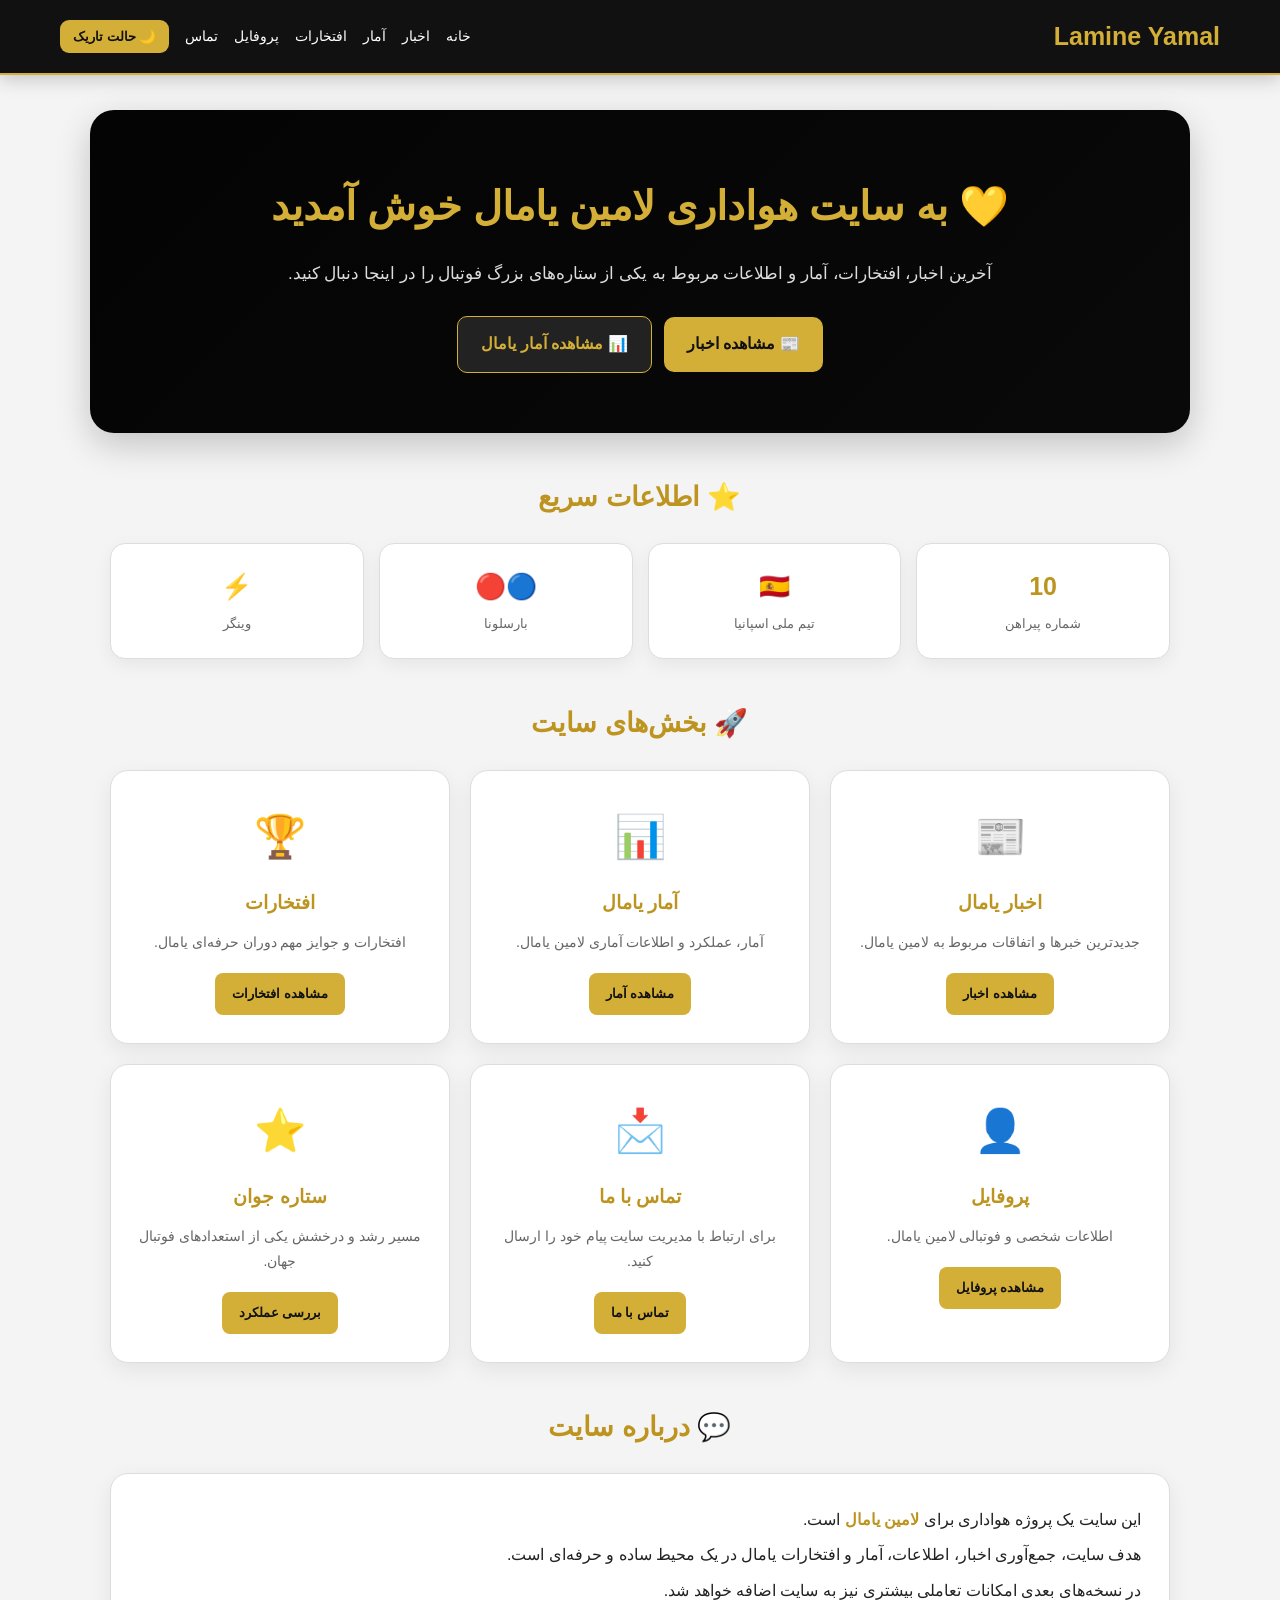
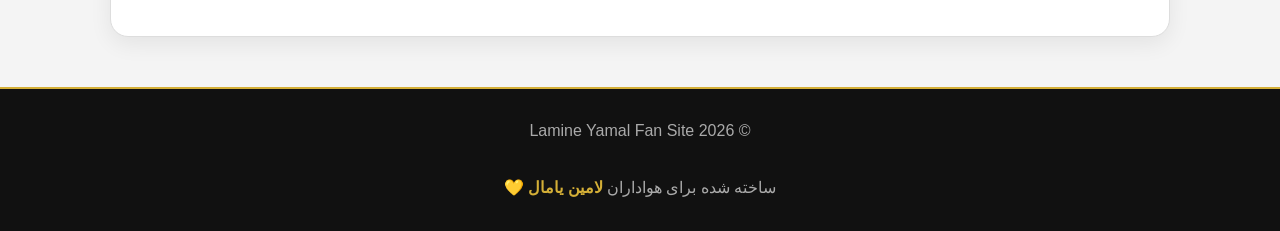
<file: index.html>
<!DOCTYPE html>
<html lang="fa" dir="rtl">
<head>
  <meta charset="UTF-8">
  <meta name="viewport" content="width=device-width, initial-scale=1.0">

  <title>Lamine Yamal | هواداران لامین یامال</title>

  <meta name="description"
        content="سایت هواداری لامین یامال؛ اخبار، افتخارات، آمار، پروفایل و ارتباط با هواداران">

  <style>
    * {
      box-sizing: border-box;
      margin: 0;
      padding: 0;
    }

    body {
      font-family: Tahoma, Arial, sans-serif;
      background: #f4f4f4;
      color: #222;
      transition: 0.3s;
      line-height: 1.8;
    }

    body.dark {
      background: #101010;
      color: #eee;
    }

    /* ================= HEADER ================= */

    header {
      position: sticky;
      top: 0;
      z-index: 1000;
      background: #111;
      border-bottom: 2px solid #d4af37;
      box-shadow: 0 4px 18px rgba(0,0,0,0.2);
    }

    .header-container {
      max-width: 1200px;
      margin: auto;
      padding: 14px 20px;
      display: flex;
      align-items: center;
      justify-content: space-between;
      gap: 20px;
    }

    .logo {
      color: #d4af37;
      text-decoration: none;
      font-size: 25px;
      font-weight: bold;
      white-space: nowrap;
    }

    nav {
      display: flex;
      align-items: center;
      justify-content: center;
      gap: 16px;
      flex-wrap: wrap;
    }

    nav a {
      color: white;
      text-decoration: none;
      font-size: 14px;
      transition: 0.3s;
    }

    nav a:hover {
      color: #d4af37;
    }

    #darkModeBtn {
      border: none;
      background: #d4af37;
      color: #111;
      padding: 9px 13px;
      border-radius: 9px;
      cursor: pointer;
      font-weight: bold;
      transition: 0.3s;
    }

    #darkModeBtn:hover {
      background: #f0d66c;
      transform: translateY(-2px);
    }

    /* ================= HERO ================= */

    .hero {
      max-width: 1100px;
      margin: 35px auto;
      padding: 60px 25px;
      text-align: center;
      color: white;
      border-radius: 24px;

      background:
        linear-gradient(
          rgba(0,0,0,0.78),
          rgba(0,0,0,0.78)
        ),
        linear-gradient(135deg, #111, #292929);

      box-shadow: 0 12px 35px rgba(0,0,0,0.2);
    }

    .hero h1 {
      color: #d4af37;
      font-size: 40px;
      margin-bottom: 15px;
    }

    .hero p {
      color: #ddd;
      font-size: 17px;
      max-width: 750px;
      margin: auto;
      line-height: 2;
    }

    .hero-buttons {
      margin-top: 25px;
      display: flex;
      justify-content: center;
      align-items: center;
      gap: 12px;
      flex-wrap: wrap;
    }

    /* ================= BUTTONS ================= */

    .main-button,
    .stats-button {
      display: inline-block;
      padding: 13px 23px;
      border-radius: 10px;
      text-decoration: none;
      font-weight: bold;
      transition: 0.3s;
    }

    .main-button {
      background: #d4af37;
      color: #111;
    }

    .stats-button {
      background: #222;
      color: #d4af37;
      border: 1px solid #d4af37;
    }

    .main-button:hover,
    .stats-button:hover {
      transform: translateY(-4px);
    }

    .main-button:hover {
      background: #f0d66c;
    }

    .stats-button:hover {
      background: #d4af37;
      color: #111;
    }

    /* ================= MAIN ================= */

    main {
      max-width: 1100px;
      margin: auto;
      padding: 0 20px 50px;
    }

    .section-title {
      text-align: center;
      color: #bd941f;
      font-size: 27px;
      margin: 40px 0 22px;
    }

    body.dark .section-title {
      color: #d4af37;
    }

    /* ================= CARDS ================= */

    .cards {
      display: grid;
      grid-template-columns: repeat(3, 1fr);
      gap: 20px;
    }

    .card {
      background: white;
      border: 1px solid #ddd;
      border-radius: 18px;
      padding: 28px 20px;
      text-align: center;
      box-shadow: 0 7px 22px rgba(0,0,0,0.07);
      transition: 0.3s;
    }

    .card:hover {
      transform: translateY(-7px);
      border-color: #d4af37;
    }

    body.dark .card {
      background: #1b1b1b;
      border-color: #444;
      box-shadow: 0 7px 22px rgba(0,0,0,0.3);
    }

    .card-icon {
      font-size: 42px;
      margin-bottom: 12px;
    }

    .card h3 {
      color: #bd941f;
      margin-bottom: 10px;
    }

    body.dark .card h3 {
      color: #d4af37;
    }

    .card p {
      color: #666;
      font-size: 14px;
      margin-bottom: 18px;
    }

    body.dark .card p {
      color: #bbb;
    }

    .card a {
      display: inline-block;
      padding: 9px 17px;
      border-radius: 8px;
      background: #d4af37;
      color: #111;
      text-decoration: none;
      font-weight: bold;
      font-size: 13px;
      transition: 0.3s;
    }

    .card a:hover {
      background: #f0d66c;
      transform: translateY(-2px);
    }

    /* ================= ABOUT ================= */

    .about {
      background: white;
      border: 1px solid #ddd;
      border-radius: 18px;
      padding: 28px;
      box-shadow: 0 7px 22px rgba(0,0,0,0.07);
      line-height: 2.2;
    }

    body.dark .about {
      background: #1b1b1b;
      border-color: #444;
    }

    .about strong {
      color: #bd941f;
    }

    body.dark .about strong {
      color: #d4af37;
    }

    /* ================= QUICK STATS ================= */

    .mini-stats {
      display: grid;
      grid-template-columns: repeat(4, 1fr);
      gap: 15px;
    }

    .mini-stat {
      background: white;
      border: 1px solid #ddd;
      border-radius: 15px;
      padding: 20px 10px;
      text-align: center;
      box-shadow: 0 6px 18px rgba(0,0,0,0.06);
    }

    body.dark .mini-stat {
      background: #1b1b1b;
      border-color: #444;
    }

    .mini-stat .number {
      display: block;
      color: #bd941f;
      font-size: 25px;
      font-weight: bold;
    }

    body.dark .mini-stat .number {
      color: #d4af37;
    }

    .mini-stat span:last-child {
      color: #666;
      font-size: 13px;
    }

    body.dark .mini-stat span:last-child {
      color: #bbb;
    }

    /* ================= FOOTER ================= */

    footer {
      background: #111;
      color: #aaa;
      text-align: center;
      padding: 28px 15px;
      border-top: 2px solid #d4af37;
    }

    footer strong {
      color: #d4af37;
    }

    /* ================= MOBILE ================= */

    @media (max-width: 850px) {

      .header-container {
        flex-direction: column;
      }

      .cards {
        grid-template-columns: repeat(2, 1fr);
      }

      .mini-stats {
        grid-template-columns: repeat(2, 1fr);
      }

      .hero h1 {
        font-size: 31px;
      }
    }

    @media (max-width: 550px) {

      .header-container {
        padding: 13px 10px;
      }

      .logo {
        font-size: 21px;
      }

      nav {
        gap: 9px;
      }

      nav a {
        font-size: 12px;
      }

      #darkModeBtn {
        font-size: 12px;
      }

      .hero {
        margin: 20px 12px;
        padding: 40px 15px;
      }

      .hero h1 {
        font-size: 27px;
      }

      .hero p {
        font-size: 14px;
      }

      main {
        padding: 0 12px 40px;
      }

      .cards {
        grid-template-columns: 1fr;
      }

      .mini-stats {
        gap: 10px;
      }

      .section-title {
        font-size: 23px;
      }

      .hero-buttons {
        flex-direction: column;
      }

      .main-button,
      .stats-button {
        width: 90%;
      }
    }
  </style>
</head>

<body>

<!-- ================= HEADER ================= -->

<header>

  <div class="header-container">

    <a href="index.html" class="logo">
      Lamine Yamal
    </a>

    <nav>

      <a href="index.html">خانه</a>

      <a href="news.html">اخبار</a>

      <a href="stats.html">آمار</a>

      <a href="honors.html">افتخارات</a>

      <a href="profile.html">پروفایل</a>

      <a href="contact.html">تماس</a>

      <button id="darkModeBtn">
        🌙 حالت تاریک
      </button>

    </nav>

  </div>

</header>


<!-- ================= HERO ================= -->

<section class="hero">

  <h1>
    💛 به سایت هواداری لامین یامال خوش آمدید
  </h1>

  <p>
    آخرین اخبار، افتخارات، آمار و اطلاعات مربوط به
    یکی از ستاره‌های بزرگ فوتبال را در اینجا دنبال کنید.
  </p>

  <div class="hero-buttons">

    <a href="news.html" class="main-button">
      📰 مشاهده اخبار
    </a>

    <a href="stats.html" class="stats-button">
      📊 مشاهده آمار یامال
    </a>

  </div>

</section>


<main>


<!-- ================= QUICK STATS ================= -->

<h2 class="section-title">
  ⭐ اطلاعات سریع
</h2>

<div class="mini-stats">

  <div class="mini-stat">
    <span class="number">10</span>
    <span>شماره پیراهن</span>
  </div>

  <div class="mini-stat">
    <span class="number">🇪🇸</span>
    <span>تیم ملی اسپانیا</span>
  </div>

  <div class="mini-stat">
    <span class="number">🔵🔴</span>
    <span>بارسلونا</span>
  </div>

  <div class="mini-stat">
    <span class="number">⚡</span>
    <span>وینگر</span>
  </div>

</div>


<!-- ================= FEATURES ================= -->

<h2 class="section-title">
  🚀 بخش‌های سایت
</h2>

<div class="cards">


  <!-- NEWS -->

  <div class="card">

    <div class="card-icon">
      📰
    </div>

    <h3>
      اخبار یامال
    </h3>

    <p>
      جدیدترین خبرها و اتفاقات مربوط به لامین یامال.
    </p>

    <a href="news.html">
      مشاهده اخبار
    </a>

  </div>


  <!-- STATS -->

  <div class="card">

    <div class="card-icon">
      📊
    </div>

    <h3>
      آمار یامال
    </h3>

    <p>
      آمار، عملکرد و اطلاعات آماری لامین یامال.
    </p>

    <a href="stats.html">
      مشاهده آمار
    </a>

  </div>


  <!-- HONORS -->

  <div class="card">

    <div class="card-icon">
      🏆
    </div>

    <h3>
      افتخارات
    </h3>

    <p>
      افتخارات و جوایز مهم دوران حرفه‌ای یامال.
    </p>

    <a href="honors.html">
      مشاهده افتخارات
    </a>

  </div>


  <!-- PROFILE -->

  <div class="card">

    <div class="card-icon">
      👤
    </div>

    <h3>
      پروفایل
    </h3>

    <p>
      اطلاعات شخصی و فوتبالی لامین یامال.
    </p>

    <a href="profile.html">
      مشاهده پروفایل
    </a>

  </div>


  <!-- CONTACT -->

  <div class="card">

    <div class="card-icon">
      📩
    </div>

    <h3>
      تماس با ما
    </h3>

    <p>
      برای ارتباط با مدیریت سایت پیام خود را ارسال کنید.
    </p>

    <a href="contact.html">
      تماس با ما
    </a>

  </div>


  <!-- STATS SPECIAL -->

  <div class="card">

    <div class="card-icon">
      ⭐
    </div>

    <h3>
      ستاره جوان
    </h3>

    <p>
      مسیر رشد و درخشش یکی از استعدادهای فوتبال جهان.
    </p>

    <a href="stats.html">
      بررسی عملکرد
    </a>

  </div>

</div>


<!-- ================= ABOUT ================= -->

<h2 class="section-title">
  💬 درباره سایت
</h2>

<div class="about">

  <p>
    این سایت یک پروژه هواداری برای
    <strong>لامین یامال</strong>
    است.
  </p>

  <p>
    هدف سایت، جمع‌آوری اخبار، اطلاعات، آمار و
    افتخارات یامال در یک محیط ساده و حرفه‌ای است.
  </p>

  <p>
    در نسخه‌های بعدی امکانات تعاملی بیشتری نیز
    به سایت اضافه خواهد شد.
  </p>

</div>

</main>


<!-- ================= FOOTER ================= -->

<footer>

  © 2026 Lamine Yamal Fan Site

  <br><br>

  ساخته شده برای هواداران
  <strong>لامین یامال</strong>
  💛

</footer>


<!-- ================= DARK MODE ================= -->

<script>

  const darkModeBtn =
    document.getElementById("darkModeBtn");


  function updateDarkButton() {

    if (
      document.body.classList.contains("dark")
    ) {

      darkModeBtn.textContent =
        "☀️ حالت روشن";

    } else {

      darkModeBtn.textContent =
        "🌙 حالت تاریک";

    }

  }


  darkModeBtn.addEventListener(
    "click",
    function() {

      document.body.classList.toggle("dark");


      if (
        document.body.classList.contains("dark")
      ) {

        localStorage.setItem(
          "yamalDarkMode",
          "on"
        );

      } else {

        localStorage.setItem(
          "yamalDarkMode",
          "off"
        );

      }


      updateDarkButton();

    }
  );


  if (
    localStorage.getItem("yamalDarkMode")
    === "on"
  ) {

    document.body.classList.add("dark");

  }


  updateDarkButton();

</script>

</body>
</html>
</file>
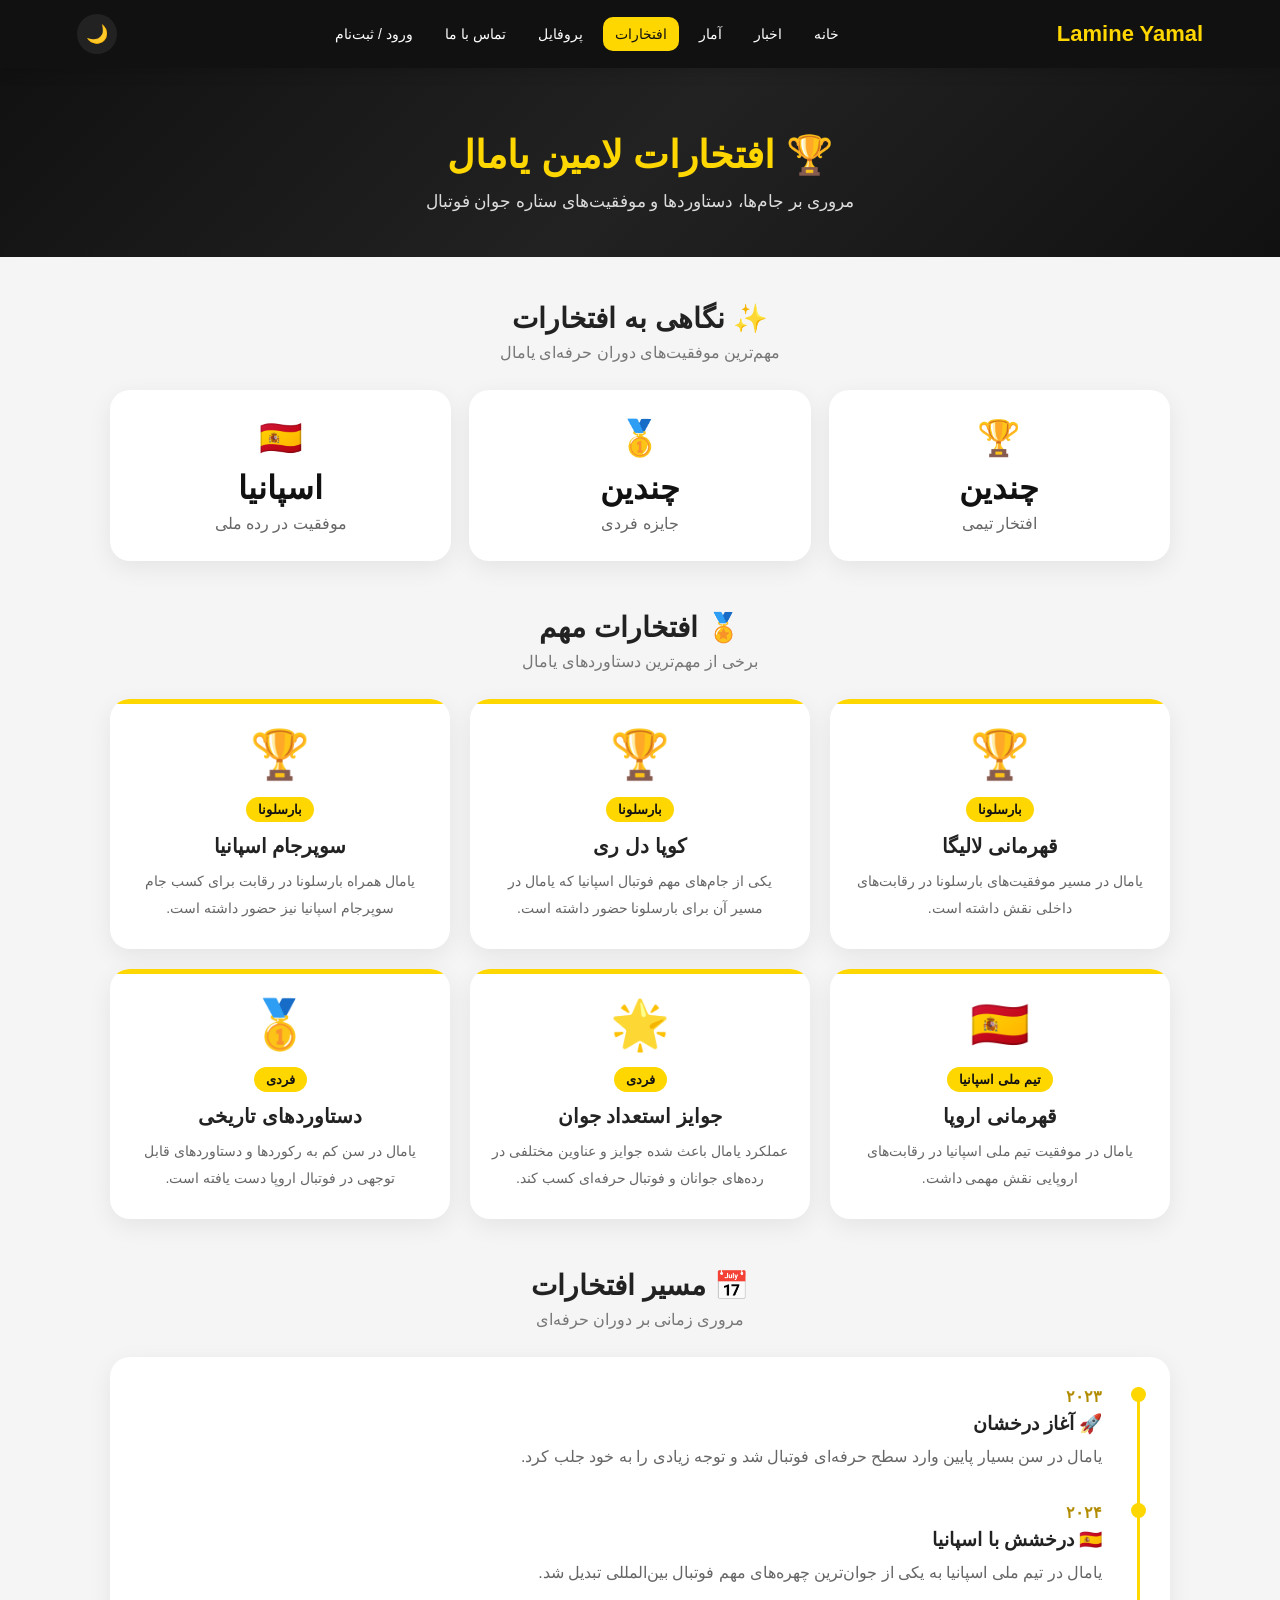
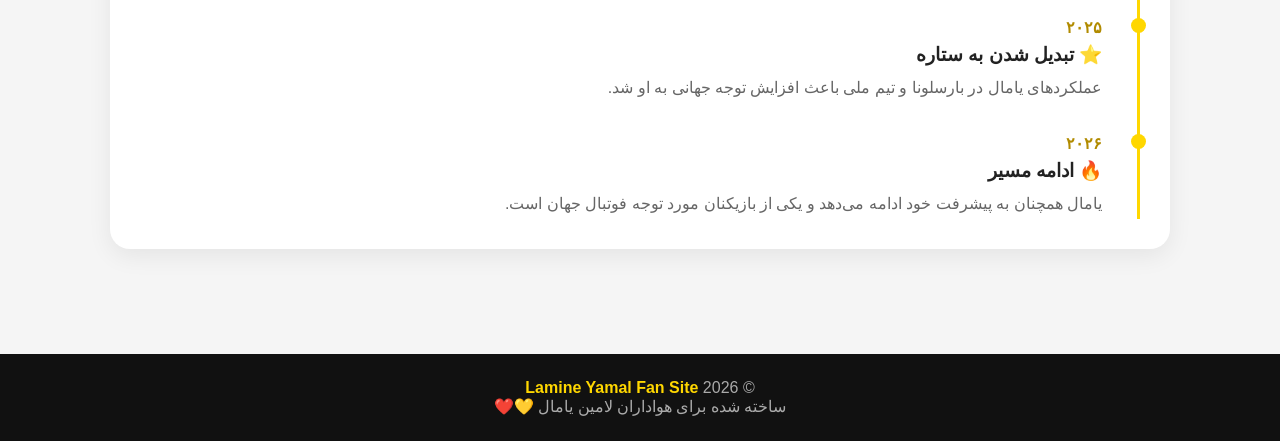
<file: honors.html>
<!DOCTYPE html>
<html lang="fa" dir="rtl">
<head>
  <meta charset="UTF-8">
  <meta name="viewport" content="width=device-width, initial-scale=1.0">

  <title>افتخارات لامین یامال | هواداران یامال</title>
  <meta name="description" content="افتخارات و دستاوردهای لامین یامال در فوتبال">

  <style>
    * {
      box-sizing: border-box;
      margin: 0;
      padding: 0;
    }

    body {
      font-family: Tahoma, Arial, sans-serif;
      background: #f5f5f5;
      color: #222;
      transition: .3s;
    }

    /* HEADER */
    header {
      position: sticky;
      top: 0;
      z-index: 1000;
      background: #111;
      padding: 14px 6%;
      display: flex;
      align-items: center;
      justify-content: space-between;
      gap: 20px;
      box-shadow: 0 3px 15px rgba(0,0,0,.15);
    }

    .logo {
      color: #ffd700;
      font-size: 22px;
      font-weight: bold;
      white-space: nowrap;
    }

    nav {
      display: flex;
      align-items: center;
      gap: 8px;
    }

    nav a {
      color: white;
      text-decoration: none;
      padding: 9px 12px;
      border-radius: 10px;
      font-size: 14px;
      transition: .3s;
    }

    nav a:hover,
    nav a.active {
      background: #ffd700;
      color: #111;
    }

    .header-buttons {
      display: flex;
      gap: 8px;
    }

    .dark-btn,
    .menu-btn {
      border: none;
      background: #222;
      color: white;
      width: 40px;
      height: 40px;
      border-radius: 50%;
      cursor: pointer;
      font-size: 18px;
    }

    .menu-btn {
      display: none;
    }

    /* HERO */
    .hero {
      text-align: center;
      padding: 65px 20px 45px;
      background: linear-gradient(135deg, #111, #222, #111);
      color: white;
    }

    .hero h1 {
      color: #ffd700;
      font-size: 38px;
      margin-bottom: 14px;
    }

    .hero p {
      color: #ddd;
      font-size: 17px;
    }

    /* MAIN */
    main {
      max-width: 1100px;
      margin: auto;
      padding: 45px 20px 60px;
    }

    .section-title {
      text-align: center;
      margin-bottom: 28px;
    }

    .section-title h2 {
      font-size: 28px;
      margin-bottom: 8px;
    }

    .section-title p {
      color: #777;
    }

    /* SUMMARY */
    .summary {
      display: grid;
      grid-template-columns: repeat(3, 1fr);
      gap: 18px;
      margin-bottom: 50px;
    }

    .summary-card {
      background: white;
      border-radius: 20px;
      padding: 28px 18px;
      text-align: center;
      box-shadow: 0 7px 25px rgba(0,0,0,.07);
      transition: .3s;
    }

    .summary-card:hover {
      transform: translateY(-5px);
    }

    .summary-icon {
      font-size: 35px;
      margin-bottom: 10px;
    }

    .summary-number {
      font-size: 32px;
      font-weight: bold;
      color: #111;
      margin-bottom: 7px;
    }

    .summary-text {
      color: #666;
    }

    /* HONORS GRID */
    .honors-grid {
      display: grid;
      grid-template-columns: repeat(3, 1fr);
      gap: 20px;
      margin-bottom: 50px;
    }

    .honor-card {
      position: relative;
      background: white;
      border-radius: 20px;
      padding: 28px 22px;
      text-align: center;
      box-shadow: 0 7px 25px rgba(0,0,0,.07);
      overflow: hidden;
      transition: .3s;
    }

    .honor-card::before {
      content: "";
      position: absolute;
      top: 0;
      right: 0;
      left: 0;
      height: 5px;
      background: #ffd700;
    }

    .honor-card:hover {
      transform: translateY(-6px);
    }

    .trophy {
      font-size: 48px;
      margin-bottom: 14px;
    }

    .honor-card h3 {
      font-size: 20px;
      margin-bottom: 10px;
    }

    .honor-card .year {
      display: inline-block;
      background: #ffd700;
      color: #111;
      padding: 5px 12px;
      border-radius: 20px;
      font-size: 13px;
      font-weight: bold;
      margin-bottom: 12px;
    }

    .honor-card p {
      color: #666;
      line-height: 1.9;
      font-size: 14px;
    }

    /* TIMELINE */
    .timeline {
      background: white;
      border-radius: 20px;
      padding: 30px;
      box-shadow: 0 7px 25px rgba(0,0,0,.07);
      margin-bottom: 45px;
    }

    .timeline-item {
      position: relative;
      padding: 0 35px 30px 0;
      border-right: 3px solid #ffd700;
    }

    .timeline-item:last-child {
      padding-bottom: 0;
    }

    .timeline-item::before {
      content: "";
      position: absolute;
      right: -9px;
      top: 0;
      width: 15px;
      height: 15px;
      background: #ffd700;
      border-radius: 50%;
    }

    .timeline-year {
      font-weight: bold;
      color: #b18b00;
      margin-bottom: 7px;
    }

    .timeline-item h3 {
      margin-bottom: 7px;
    }

    .timeline-item p {
      color: #666;
      line-height: 1.9;
    }

    /* FOOTER */
    footer {
      background: #111;
      color: #aaa;
      text-align: center;
      padding: 25px 15px;
    }

    footer strong {
      color: #ffd700;
    }

    /* DARK MODE */
    body.dark {
      background: #0d0d0d;
      color: #eee;
    }

    body.dark .summary-card,
    body.dark .honor-card,
    body.dark .timeline {
      background: #181818;
      color: #eee;
    }

    body.dark .summary-number {
      color: #ffd700;
    }

    body.dark .summary-text,
    body.dark .honor-card p,
    body.dark .timeline-item p,
    body.dark .section-title p {
      color: #aaa;
    }

    body.dark .timeline-year {
      color: #ffd700;
    }

    /* MOBILE */
    @media (max-width: 850px) {

      header {
        padding: 12px 18px;
      }

      .menu-btn {
        display: block;
      }

      nav {
        display: none;
        position: absolute;
        top: 68px;
        right: 15px;
        left: 15px;
        background: #111;
        padding: 12px;
        border-radius: 15px;
        flex-direction: column;
      }

      nav.show {
        display: flex;
      }

      nav a {
        width: 100%;
        text-align: center;
      }

      .hero h1 {
        font-size: 30px;
      }

      .summary {
        grid-template-columns: 1fr;
      }

      .honors-grid {
        grid-template-columns: 1fr 1fr;
      }
    }

    @media (max-width: 550px) {

      .honors-grid {
        grid-template-columns: 1fr;
      }

      .hero {
        padding: 45px 18px 35px;
      }

      .hero p {
        font-size: 15px;
      }

      .timeline {
        padding: 22px;
      }
    }
  </style>
</head>

<body>

<header>

  <div class="logo">Lamine Yamal</div>

  <nav id="nav">
    <a href="index.html">خانه</a>
    <a href="news.html">اخبار</a>
    <a href="stats.html">آمار</a>
    <a href="honors.html" class="active">افتخارات</a>
    <a href="profile.html">پروفایل</a>
    <a href="contact.html">تماس با ما</a>
    <a href="login.html">ورود / ثبت‌نام</a>
  </nav>

  <div class="header-buttons">
    <button class="dark-btn" id="darkBtn" onclick="toggleDark()">🌙</button>
    <button class="menu-btn" onclick="toggleMenu()">☰</button>
  </div>

</header>

<section class="hero">
  <h1>🏆 افتخارات لامین یامال</h1>
  <p>مروری بر جام‌ها، دستاوردها و موفقیت‌های ستاره جوان فوتبال</p>
</section>

<main>

  <div class="section-title">
    <h2>✨ نگاهی به افتخارات</h2>
    <p>مهم‌ترین موفقیت‌های دوران حرفه‌ای یامال</p>
  </div>

  <section class="summary">

    <div class="summary-card">
      <div class="summary-icon">🏆</div>
      <div class="summary-number">چندین</div>
      <div class="summary-text">افتخار تیمی</div>
    </div>

    <div class="summary-card">
      <div class="summary-icon">🥇</div>
      <div class="summary-number">چندین</div>
      <div class="summary-text">جایزه فردی</div>
    </div>

    <div class="summary-card">
      <div class="summary-icon">🇪🇸</div>
      <div class="summary-number">اسپانیا</div>
      <div class="summary-text">موفقیت در رده ملی</div>
    </div>

  </section>

  <div class="section-title">
    <h2>🏅 افتخارات مهم</h2>
    <p>برخی از مهم‌ترین دستاوردهای یامال</p>
  </div>

  <section class="honors-grid">

    <div class="honor-card">
      <div class="trophy">🏆</div>
      <span class="year">بارسلونا</span>
      <h3>قهرمانی لالیگا</h3>
      <p>
        یامال در مسیر موفقیت‌های بارسلونا در رقابت‌های داخلی نقش داشته است.
      </p>
    </div>

    <div class="honor-card">
      <div class="trophy">🏆</div>
      <span class="year">بارسلونا</span>
      <h3>کوپا دل ری</h3>
      <p>
        یکی از جام‌های مهم فوتبال اسپانیا که یامال در مسیر آن برای بارسلونا حضور داشته است.
      </p>
    </div>

    <div class="honor-card">
      <div class="trophy">🏆</div>
      <span class="year">بارسلونا</span>
      <h3>سوپرجام اسپانیا</h3>
      <p>
        یامال همراه بارسلونا در رقابت برای کسب جام سوپرجام اسپانیا نیز حضور داشته است.
      </p>
    </div>

    <div class="honor-card">
      <div class="trophy">🇪🇸</div>
      <span class="year">تیم ملی اسپانیا</span>
      <h3>قهرمانی اروپا</h3>
      <p>
        یامال در موفقیت تیم ملی اسپانیا در رقابت‌های اروپایی نقش مهمی داشت.
      </p>
    </div>

    <div class="honor-card">
      <div class="trophy">🌟</div>
      <span class="year">فردی</span>
      <h3>جوایز استعداد جوان</h3>
      <p>
        عملکرد یامال باعث شده جوایز و عناوین مختلفی در رده‌های جوانان و فوتبال حرفه‌ای کسب کند.
      </p>
    </div>

    <div class="honor-card">
      <div class="trophy">🥇</div>
      <span class="year">فردی</span>
      <h3>دستاوردهای تاریخی</h3>
      <p>
        یامال در سن کم به رکوردها و دستاوردهای قابل توجهی در فوتبال اروپا دست یافته است.
      </p>
    </div>

  </section>

  <div class="section-title">
    <h2>📅 مسیر افتخارات</h2>
    <p>مروری زمانی بر دوران حرفه‌ای</p>
  </div>

  <section class="timeline">

    <div class="timeline-item">
      <div class="timeline-year">۲۰۲۳</div>
      <h3>🚀 آغاز درخشان</h3>
      <p>
        یامال در سن بسیار پایین وارد سطح حرفه‌ای فوتبال شد و توجه زیادی را به خود جلب کرد.
      </p>
    </div>

    <div class="timeline-item">
      <div class="timeline-year">۲۰۲۴</div>
      <h3>🇪🇸 درخشش با اسپانیا</h3>
      <p>
        یامال در تیم ملی اسپانیا به یکی از جوان‌ترین چهره‌های مهم فوتبال بین‌المللی تبدیل شد.
      </p>
    </div>

    <div class="timeline-item">
      <div class="timeline-year">۲۰۲۵</div>
      <h3>⭐ تبدیل شدن به ستاره</h3>
      <p>
        عملکردهای یامال در بارسلونا و تیم ملی باعث افزایش توجه جهانی به او شد.
      </p>
    </div>

    <div class="timeline-item">
      <div class="timeline-year">۲۰۲۶</div>
      <h3>🔥 ادامه مسیر</h3>
      <p>
        یامال همچنان به پیشرفت خود ادامه می‌دهد و یکی از بازیکنان مورد توجه فوتبال جهان است.
      </p>
    </div>

  </section>

</main>

<footer>

  <p>
    © 2026 <strong>Lamine Yamal Fan Site</strong>
  </p>

  <p>
    ساخته شده برای هواداران لامین یامال 💛❤️
  </p>

</footer>

<script>

function toggleDark() {

  document.body.classList.toggle("dark");

  const dark =
    document.body.classList.contains("dark");

  localStorage.setItem(
    "yamalDarkMode",
    dark
  );

  document.getElementById("darkBtn").textContent =
    dark ? "☀️" : "🌙";
}

function loadDarkMode() {

  const dark =
    localStorage.getItem("yamalDarkMode") === "true";

  if (dark) {
    document.body.classList.add("dark");
    document.getElementById("darkBtn").textContent = "☀️";
  }
}

function toggleMenu() {

  document
    .getElementById("nav")
    .classList.toggle("show");

}

loadDarkMode();

</script>

</body>
</html>
</file>
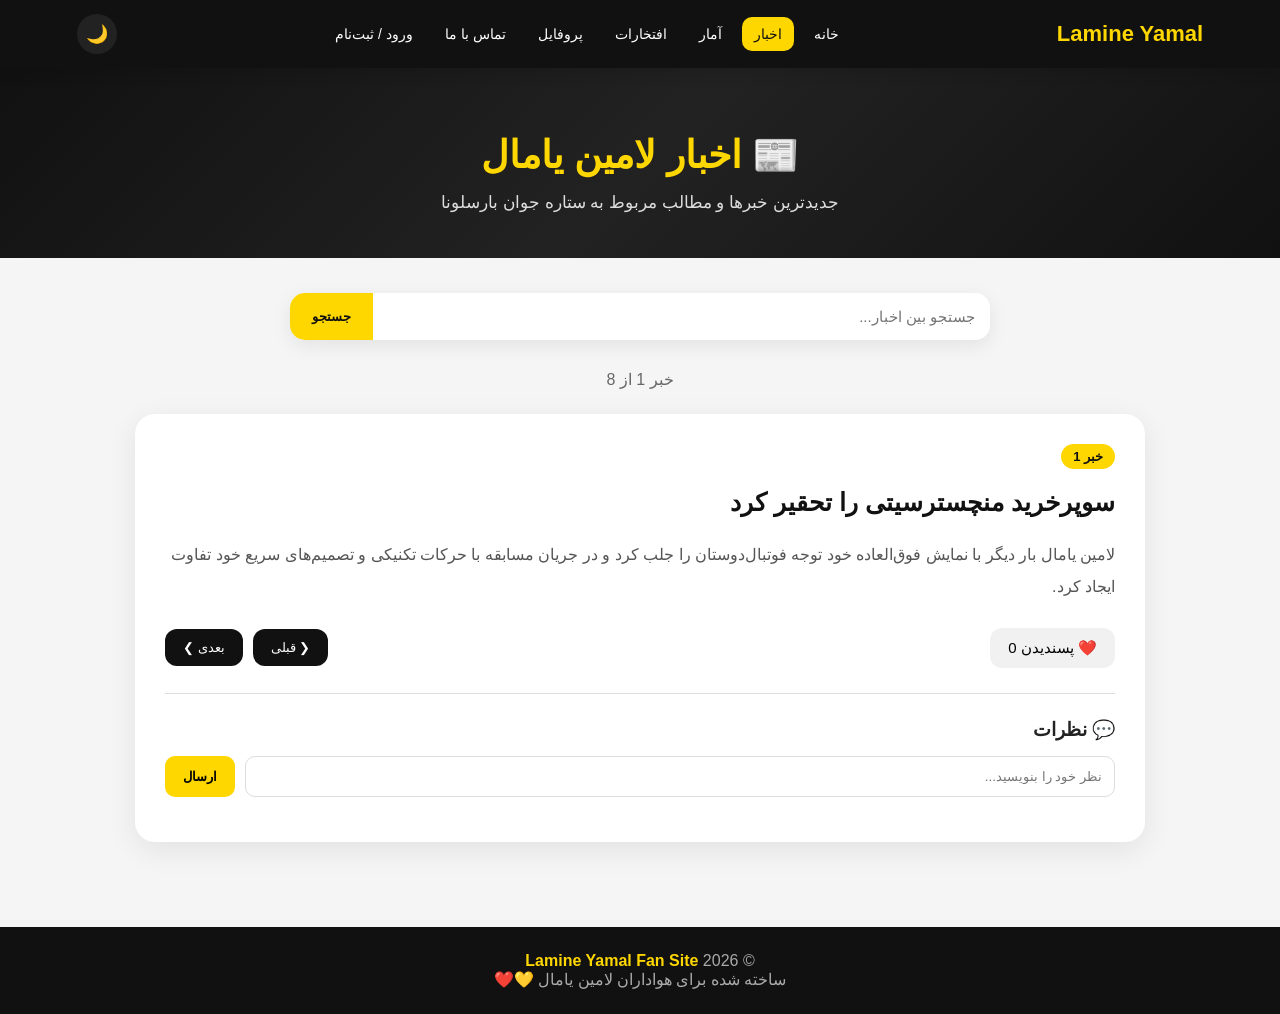
<file: news.html>
<!DOCTYPE html>
<html lang="fa" dir="rtl">
<head>
  <meta charset="UTF-8">
  <meta name="viewport" content="width=device-width, initial-scale=1.0">

  <title>اخبار لامین یامال | هواداران یامال</title>
  <meta name="description" content="آخرین اخبار و مطالب مربوط به لامین یامال">

  <style>
    * {
      box-sizing: border-box;
      margin: 0;
      padding: 0;
    }

    body {
      font-family: Tahoma, Arial, sans-serif;
      background: #f5f5f5;
      color: #222;
      transition: 0.3s;
    }

    /* HEADER */
    header {
      position: sticky;
      top: 0;
      z-index: 1000;
      background: #111;
      color: white;
      padding: 14px 6%;
      display: flex;
      align-items: center;
      justify-content: space-between;
      gap: 20px;
      box-shadow: 0 3px 15px rgba(0,0,0,0.15);
    }

    .logo {
      color: #ffd700;
      font-size: 22px;
      font-weight: bold;
      white-space: nowrap;
    }

    nav {
      display: flex;
      align-items: center;
      gap: 8px;
    }

    nav a {
      color: white;
      text-decoration: none;
      padding: 9px 12px;
      border-radius: 10px;
      transition: 0.3s;
      font-size: 14px;
    }

    nav a:hover,
    nav a.active {
      background: #ffd700;
      color: #111;
    }

    .header-buttons {
      display: flex;
      align-items: center;
      gap: 8px;
    }

    .dark-btn,
    .menu-btn {
      border: none;
      background: #222;
      color: white;
      width: 40px;
      height: 40px;
      border-radius: 50%;
      cursor: pointer;
      font-size: 18px;
    }

    .menu-btn {
      display: none;
    }

    /* HERO */
    .hero {
      padding: 65px 20px 45px;
      text-align: center;
      background: linear-gradient(135deg, #111, #222, #111);
      color: white;
    }

    .hero h1 {
      font-size: 38px;
      color: #ffd700;
      margin-bottom: 15px;
    }

    .hero p {
      color: #ddd;
      font-size: 17px;
    }

    /* MAIN */
    main {
      max-width: 1050px;
      margin: auto;
      padding: 35px 20px 60px;
    }

    /* SEARCH */
    .search-box {
      display: flex;
      max-width: 700px;
      margin: 0 auto 30px;
      background: white;
      border-radius: 15px;
      overflow: hidden;
      box-shadow: 0 5px 20px rgba(0,0,0,0.08);
    }

    .search-box input {
      flex: 1;
      border: none;
      outline: none;
      padding: 15px;
      font-size: 15px;
      direction: rtl;
    }

    .search-box button {
      border: none;
      background: #ffd700;
      color: #111;
      padding: 0 22px;
      cursor: pointer;
      font-weight: bold;
    }

    /* NEWS COUNTER */
    .news-info {
      text-align: center;
      margin-bottom: 25px;
      color: #666;
    }

    /* NEWS CARD */
    .news-card {
      background: white;
      border-radius: 20px;
      padding: 30px;
      box-shadow: 0 8px 30px rgba(0,0,0,0.08);
      margin-bottom: 25px;
      animation: fadeIn 0.35s ease;
    }

    @keyframes fadeIn {
      from {
        opacity: 0;
        transform: translateY(10px);
      }
      to {
        opacity: 1;
        transform: translateY(0);
      }
    }

    .news-card h2 {
      color: #111;
      font-size: 25px;
      margin-bottom: 15px;
      line-height: 1.7;
    }

    .news-card p {
      color: #555;
      line-height: 2;
      font-size: 16px;
    }

    .news-number {
      display: inline-block;
      background: #ffd700;
      color: #111;
      padding: 5px 12px;
      border-radius: 20px;
      font-size: 13px;
      font-weight: bold;
      margin-bottom: 12px;
    }

    /* ACTIONS */
    .actions {
      display: flex;
      justify-content: space-between;
      align-items: center;
      gap: 15px;
      margin-top: 25px;
      flex-wrap: wrap;
    }

    .like-btn {
      border: none;
      background: #f1f1f1;
      padding: 11px 18px;
      border-radius: 12px;
      cursor: pointer;
      font-size: 15px;
    }

    .like-btn.liked {
      background: #ffd700;
    }

    .navigation {
      display: flex;
      gap: 10px;
    }

    .navigation button {
      border: none;
      background: #111;
      color: white;
      padding: 11px 18px;
      border-radius: 12px;
      cursor: pointer;
    }

    .navigation button:hover {
      background: #333;
    }

    /* COMMENTS */
    .comments {
      margin-top: 25px;
      padding-top: 25px;
      border-top: 1px solid #ddd;
    }

    .comments h3 {
      margin-bottom: 15px;
    }

    .comment-form {
      display: flex;
      gap: 10px;
    }

    .comment-form input {
      flex: 1;
      padding: 12px;
      border: 1px solid #ddd;
      border-radius: 10px;
      outline: none;
    }

    .comment-form button {
      border: none;
      background: #ffd700;
      padding: 0 18px;
      border-radius: 10px;
      cursor: pointer;
      font-weight: bold;
    }

    .comment-list {
      margin-top: 15px;
    }

    .comment {
      background: #f5f5f5;
      padding: 10px 14px;
      border-radius: 10px;
      margin-top: 8px;
    }

    /* NO RESULT */
    .no-result {
      display: none;
      text-align: center;
      background: white;
      padding: 35px;
      border-radius: 20px;
      color: #666;
    }

    /* FOOTER */
    footer {
      background: #111;
      color: #aaa;
      text-align: center;
      padding: 25px 15px;
    }

    footer strong {
      color: #ffd700;
    }

    /* DARK MODE */
    body.dark {
      background: #0d0d0d;
      color: #eee;
    }

    body.dark .search-box,
    body.dark .news-card,
    body.dark .no-result {
      background: #181818;
      color: #eee;
    }

    body.dark .news-card h2 {
      color: #ffd700;
    }

    body.dark .news-card p {
      color: #ccc;
    }

    body.dark .news-info {
      color: #aaa;
    }

    body.dark .comments {
      border-color: #333;
    }

    body.dark .comment {
      background: #252525;
    }

    body.dark .comment-form input {
      background: #222;
      color: white;
      border-color: #444;
    }

    body.dark .like-btn {
      background: #292929;
      color: white;
    }

    body.dark .like-btn.liked {
      background: #ffd700;
      color: #111;
    }

    /* MOBILE */
    @media (max-width: 800px) {

      header {
        padding: 12px 18px;
      }

      .menu-btn {
        display: block;
      }

      nav {
        display: none;
        position: absolute;
        top: 68px;
        right: 15px;
        left: 15px;
        background: #111;
        padding: 12px;
        border-radius: 15px;
        flex-direction: column;
      }

      nav.show {
        display: flex;
      }

      nav a {
        width: 100%;
        text-align: center;
      }

      .hero {
        padding: 45px 18px 35px;
      }

      .hero h1 {
        font-size: 29px;
      }

      .hero p {
        font-size: 15px;
      }

      .news-card {
        padding: 20px;
      }

      .news-card h2 {
        font-size: 21px;
      }

      .news-card p {
        font-size: 15px;
      }

      .actions {
        flex-direction: column;
        align-items: stretch;
      }

      .navigation {
        width: 100%;
      }

      .navigation button {
        flex: 1;
      }

      .comment-form {
        flex-direction: column;
      }

      .comment-form button {
        padding: 12px;
      }
    }
  </style>
</head>

<body>

<header>
  <div class="logo">Lamine Yamal</div>

  <nav id="nav">
    <a href="index.html">خانه</a>
    <a href="news.html" class="active">اخبار</a>
    <a href="stats.html">آمار</a>
    <a href="honors.html">افتخارات</a>
    <a href="profile.html">پروفایل</a>
    <a href="contact.html">تماس با ما</a>
    <a href="login.html">ورود / ثبت‌نام</a>
  </nav>

  <div class="header-buttons">
    <button class="dark-btn" onclick="toggleDark()" id="darkBtn">🌙</button>
    <button class="menu-btn" onclick="toggleMenu()">☰</button>
  </div>
</header>

<section class="hero">
  <h1>📰 اخبار لامین یامال</h1>
  <p>جدیدترین خبرها و مطالب مربوط به ستاره جوان بارسلونا</p>
</section>

<main>

  <div class="search-box">
    <input
      type="text"
      id="searchInput"
      placeholder="جستجو بین اخبار..."
      oninput="searchNews()"
    >
    <button onclick="searchNews()">جستجو</button>
  </div>

  <div class="news-info" id="newsInfo">
    خبر ۱ از ۸
  </div>

  <article class="news-card" id="newsCard">

    <span class="news-number" id="newsNumber">
      خبر ۱
    </span>

    <h2 id="newsTitle"></h2>

    <p id="newsText"></p>

    <div class="actions">

      <button class="like-btn" id="likeBtn" onclick="toggleLike()">
        ❤️ پسندیدن <span id="likeCount">0</span>
      </button>

      <div class="navigation">
        <button onclick="previousNews()">❮ قبلی</button>
        <button onclick="nextNews()">بعدی ❯</button>
      </div>

    </div>

    <div class="comments">

      <h3>💬 نظرات</h3>

      <div class="comment-form">
        <input
          type="text"
          id="commentInput"
          placeholder="نظر خود را بنویسید..."
        >
        <button onclick="addComment()">ارسال</button>
      </div>

      <div class="comment-list" id="commentList"></div>

    </div>

  </article>

  <div class="no-result" id="noResult">
    🔎 خبری با این عبارت پیدا نشد.
  </div>

</main>

<footer>
  <p>© 2026 <strong>Lamine Yamal Fan Site</strong></p>
  <p>ساخته شده برای هواداران لامین یامال 💛❤️</p>
</footer>

<script>

const news = [

  {
    title: "سوپرخرید منچسترسیتی را تحقیر کرد",
    text: "لامین یامال بار دیگر با نمایش فوق‌العاده خود توجه فوتبال‌دوستان را جلب کرد و در جریان مسابقه با حرکات تکنیکی و تصمیم‌های سریع خود تفاوت ایجاد کرد."
  },

  {
    title: "پیام جالب یامال: عاشقم باشید یا متنفر، مهم نیست",
    text: "لامین یامال درباره فشار رسانه‌ای و واکنش هواداران صحبت کرد و تأکید داشت که تمرکز اصلی او روی فوتبال و پیشرفت خودش است."
  },

  {
    title: "آقای خاص نامش عوض شد: لامین یامال",
    text: "عملکردهای درخشان یامال باعث شده توجه بسیاری از چهره‌های بزرگ فوتبال به او جلب شود. استعداد و اعتمادبه‌نفس او در سن پایین یکی از موضوعات مورد بحث فوتبال اروپا است."
  },

  {
    title: "انگلیس ۲-۳ اسپانیا: ریمونتادای قهرمان جهان در ومبلی",
    text: "اسپانیا در یک مسابقه جذاب توانست نتیجه را تغییر دهد و در ومبلی به پیروزی برسد. لامین یامال نیز یکی از بازیکنان مهم تیم اسپانیا بود."
  },

  {
    title: "یامال: ومبلی خیلی ورزشگاه سختی است",
    text: "یامال پس از مسابقه درباره فضای ومبلی و سختی بازی صحبت کرد و از عملکرد تیم ملی اسپانیا ابراز رضایت کرد."
  },

  {
    title: "یامال فاش کرد: پس از قهرمانی به مسی چه گفتم",
    text: "لامین یامال درباره ارتباط خود با لیونل مسی و خاطراتی که از دوران حضور در کنار او دارد صحبت کرد و از تأثیر مسی بر نسل جدید فوتبال گفت."
  },

  {
    title: "مربی ۶۵ ساله بیست کیلو جلو بازو می‌زند!",
    text: "یکی از مطالب جالب دنیای فوتبال درباره تمرینات و آمادگی جسمانی مربیان و بازیکنان منتشر شد و واکنش‌های زیادی در میان هواداران ایجاد کرد."
  },

  {
    title: "فقط دو دقیقه! یامال نگذاشت ومبلی نفس بکشد",
    text: "یامال در مدت کوتاهی توانست با حرکات تکنیکی و سرعت بالای خود خط دفاعی حریف را تحت فشار قرار دهد و بار دیگر استعداد خود را نشان دهد."
  }

];

let currentNews = 0;

let likes =
  JSON.parse(localStorage.getItem("yamalLikes")) || {};

let comments =
  JSON.parse(localStorage.getItem("yamalComments")) || {};

function showNews(index) {

  currentNews = (index + news.length) % news.length;

  const item = news[currentNews];

  document.getElementById("newsNumber").textContent =
    `خبر ${currentNews + 1}`;

  document.getElementById("newsTitle").textContent =
    item.title;

  document.getElementById("newsText").textContent =
    item.text;

  document.getElementById("newsInfo").textContent =
    `خبر ${currentNews + 1} از ${news.length}`;

  updateLike();

  showComments();

  document.getElementById("searchInput").value = "";

  window.scrollTo({
    top: 0,
    behavior: "smooth"
  });
}

function nextNews() {
  showNews(currentNews + 1);
}

function previousNews() {
  showNews(currentNews - 1);
}

function toggleLike() {

  likes[currentNews] =
    likes[currentNews] ? likes[currentNews] + 1 : 1;

  localStorage.setItem(
    "yamalLikes",
    JSON.stringify(likes)
  );

  updateLike();
}

function updateLike() {

  const count = likes[currentNews] || 0;

  document.getElementById("likeCount").textContent = count;

  const btn = document.getElementById("likeBtn");

  if (count > 0) {
    btn.classList.add("liked");
  } else {
    btn.classList.remove("liked");
  }
}

function addComment() {

  const input =
    document.getElementById("commentInput");

  const text = input.value.trim();

  if (!text) return;

  if (!comments[currentNews]) {
    comments[currentNews] = [];
  }

  comments[currentNews].push(text);

  localStorage.setItem(
    "yamalComments",
    JSON.stringify(comments)
  );

  input.value = "";

  showComments();
}

function escapeHTML(text) {

  const div = document.createElement("div");

  div.textContent = text;

  return div.innerHTML;
}

function showComments() {

  const list =
    document.getElementById("commentList");

  list.innerHTML = "";

  const currentComments =
    comments[currentNews] || [];

  currentComments.forEach(comment => {

    const div =
      document.createElement("div");

    div.className = "comment";

    div.innerHTML =
      escapeHTML(comment);

    list.appendChild(div);

  });
}

function searchNews() {

  const query =
    document
      .getElementById("searchInput")
      .value
      .trim()
      .toLowerCase();

  const card =
    document.getElementById("newsCard");

  const noResult =
    document.getElementById("noResult");

  if (!query) {

    card.style.display = "block";

    noResult.style.display = "none";

    return;
  }

  const index =
    news.findIndex(item =>
      item.title.toLowerCase().includes(query) ||
      item.text.toLowerCase().includes(query)
    );

  if (index !== -1) {

    currentNews = index;

    const item = news[index];

    document.getElementById("newsNumber").textContent =
      `خبر ${index + 1}`;

    document.getElementById("newsTitle").textContent =
      item.title;

    document.getElementById("newsText").textContent =
      item.text;

    document.getElementById("newsInfo").textContent =
      `خبر ${index + 1} از ${news.length}`;

    updateLike();
    showComments();

    card.style.display = "block";
    noResult.style.display = "none";

  } else {

    card.style.display = "none";
    noResult.style.display = "block";

  }
}

/* DARK MODE */

function toggleDark() {

  document.body.classList.toggle("dark");

  const dark =
    document.body.classList.contains("dark");

  localStorage.setItem(
    "yamalDarkMode",
    dark
  );

  document.getElementById("darkBtn").textContent =
    dark ? "☀️" : "🌙";
}

function loadDarkMode() {

  const dark =
    localStorage.getItem("yamalDarkMode") === "true";

  if (dark) {

    document.body.classList.add("dark");

    document.getElementById("darkBtn").textContent =
      "☀️";
  }
}

/* MOBILE MENU */

function toggleMenu() {

  document
    .getElementById("nav")
    .classList.toggle("show");

}

/* SWIPE ON MOBILE */

let touchStartX = 0;

let touchEndX = 0;

document
  .getElementById("newsCard")
  .addEventListener("touchstart", e => {

    touchStartX = e.changedTouches[0].screenX;

  });

document
  .getElementById("newsCard")
  .addEventListener("touchend", e => {

    touchEndX = e.changedTouches[0].screenX;

    const difference =
      touchEndX - touchStartX;

    if (Math.abs(difference) > 60) {

      if (difference > 0) {
        nextNews();
      } else {
        previousNews();
      }

    }

  });

/* START */

loadDarkMode();

showNews(0);

</script>

</body>
</html>
</file>
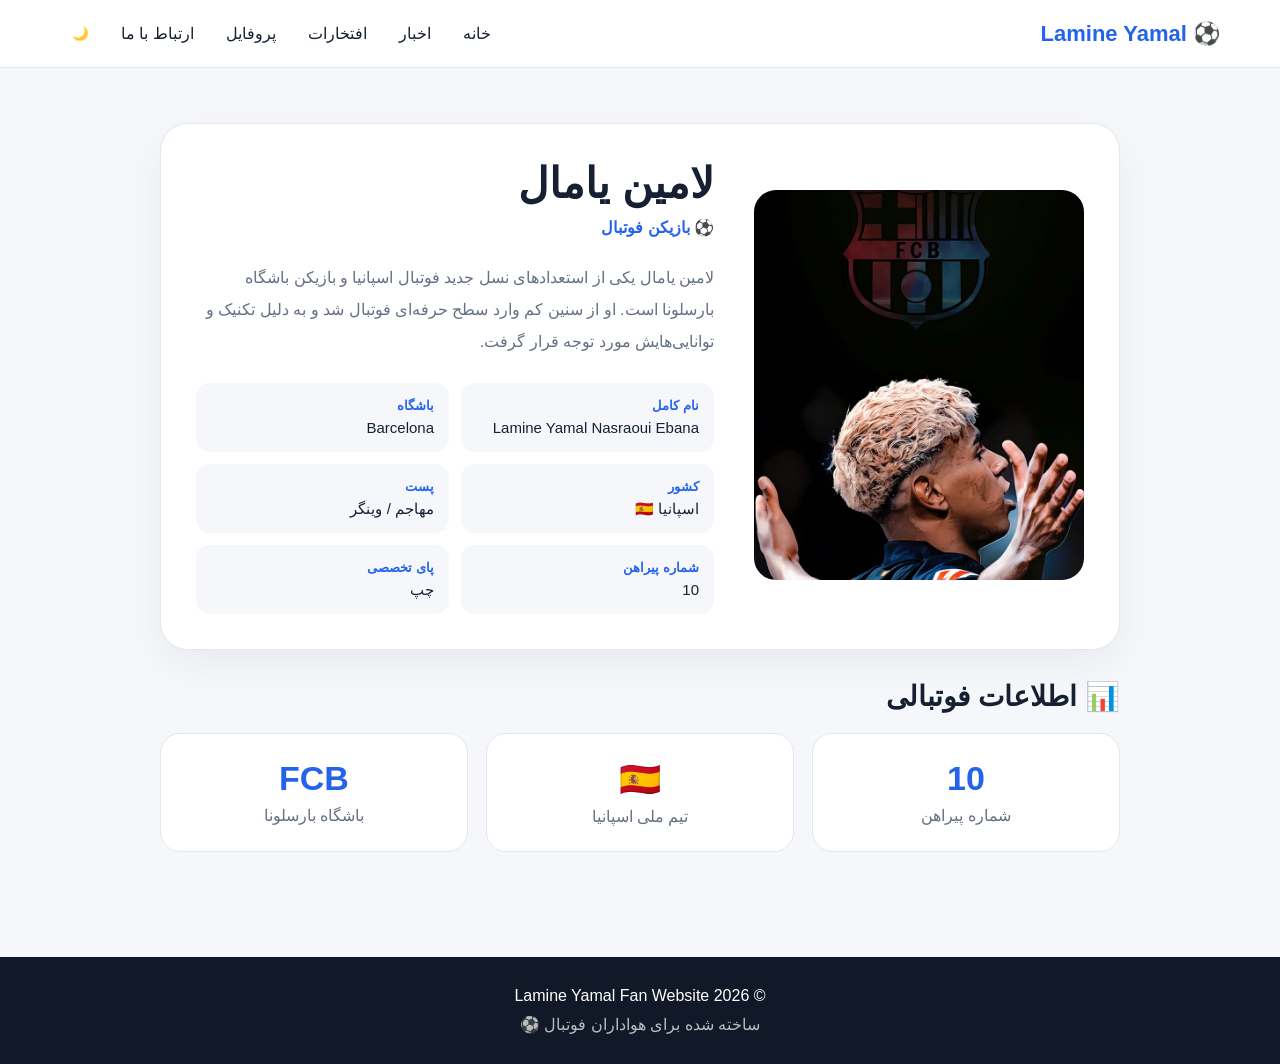
<file: profile.html>
<!DOCTYPE html>
<html lang="fa" dir="rtl">
<head>
  <meta charset="UTF-8">
  <meta name="viewport" content="width=device-width, initial-scale=1.0">

  <title>پروفایل لامین یامال</title>

  <style>
    * {
      box-sizing: border-box;
      margin: 0;
      padding: 0;
    }

    body {
      font-family: Tahoma, Arial, sans-serif;
      background: #f5f7fb;
      color: #172033;
      transition: .3s;
    }

    body.dark {
      background: #101522;
      color: #f4f7ff;
    }

    header {
      position: sticky;
      top: 0;
      z-index: 100;
      background: rgba(255,255,255,.95);
      backdrop-filter: blur(10px);
      border-bottom: 1px solid #e5e7eb;
    }

    body.dark header {
      background: rgba(16,21,34,.95);
      border-color: #293247;
    }

    nav {
      max-width: 1200px;
      margin: auto;
      padding: 15px 20px;
      display: flex;
      align-items: center;
      justify-content: space-between;
    }

    .logo {
      color: #2563eb;
      text-decoration: none;
      font-size: 22px;
      font-weight: bold;
    }

    .nav-links {
      display: flex;
      align-items: center;
      gap: 8px;
    }

    .nav-links a,
    .nav-links button {
      border: none;
      background: transparent;
      color: inherit;
      text-decoration: none;
      padding: 9px 12px;
      border-radius: 10px;
      cursor: pointer;
      font-family: inherit;
    }

    .nav-links a:hover,
    .nav-links button:hover {
      background: #eaf0ff;
      color: #2563eb;
    }

    body.dark .nav-links a:hover,
    body.dark .nav-links button:hover {
      background: #202a3d;
    }

    .mobile-menu {
      display: none;
      border: none;
      background: #eaf0ff;
      padding: 9px 12px;
      border-radius: 10px;
      font-size: 20px;
      cursor: pointer;
    }

    body.dark .mobile-menu {
      background: #202a3d;
      color: white;
    }

    .container {
      max-width: 1000px;
      margin: auto;
      padding: 55px 20px;
    }

    .profile-card {
      background: white;
      border: 1px solid #e5e7eb;
      border-radius: 28px;
      padding: 35px;
      display: grid;
      grid-template-columns: 330px 1fr;
      gap: 40px;
      align-items: center;
      box-shadow: 0 15px 40px rgba(0,0,0,.05);
    }

    body.dark .profile-card {
      background: #171e2d;
      border-color: #293247;
    }

    .profile-image {
      width: 100%;
      height: 390px;
      object-fit: cover;
      border-radius: 22px;
    }

    .profile-info h1 {
      font-size: 42px;
      margin-bottom: 10px;
    }

    .profile-info .subtitle {
      color: #2563eb;
      font-weight: bold;
      margin-bottom: 25px;
    }

    .bio {
      line-height: 2;
      color: #667085;
      margin-bottom: 25px;
    }

    body.dark .bio {
      color: #bac4d5;
    }

    .info-list {
      display: grid;
      grid-template-columns: 1fr 1fr;
      gap: 12px;
    }

    .info {
      background: #f5f7fb;
      border-radius: 14px;
      padding: 15px;
    }

    body.dark .info {
      background: #20283a;
    }

    .info strong {
      display: block;
      color: #2563eb;
      margin-bottom: 6px;
      font-size: 13px;
    }

    .info span {
      font-size: 15px;
    }

    .section {
      margin-top: 30px;
    }

    .section h2 {
      margin-bottom: 20px;
      font-size: 28px;
    }

    .stats {
      display: grid;
      grid-template-columns: repeat(3, 1fr);
      gap: 18px;
    }

    .stat {
      background: white;
      border: 1px solid #e5e7eb;
      border-radius: 20px;
      padding: 25px;
      text-align: center;
    }

    body.dark .stat {
      background: #171e2d;
      border-color: #293247;
    }

    .stat-number {
      font-size: 34px;
      font-weight: bold;
      color: #2563eb;
      margin-bottom: 8px;
    }

    .stat-label {
      color: #667085;
    }

    body.dark .stat-label {
      color: #bac4d5;
    }

    footer {
      margin-top: 50px;
      background: #111827;
      color: white;
      text-align: center;
      padding: 30px;
    }

    @media (max-width: 800px) {

      .nav-links {
        display: none;
        position: absolute;
        top: 70px;
        right: 15px;
        left: 15px;
        background: white;
        padding: 15px;
        border-radius: 15px;
        box-shadow: 0 10px 30px rgba(0,0,0,.12);
        flex-direction: column;
      }

      body.dark .nav-links {
        background: #171e2d;
      }

      .nav-links.open {
        display: flex;
      }

      .mobile-menu {
        display: block;
      }

      .profile-card {
        grid-template-columns: 1fr;
      }

      .profile-image {
        height: 420px;
      }

      .info-list {
        grid-template-columns: 1fr;
      }

      .stats {
        grid-template-columns: 1fr;
      }
    }
  </style>
</head>

<body>

<header>

  <nav>

    <a href="index.html" class="logo">
      ⚽ Lamine Yamal
    </a>

    <button
      class="mobile-menu"
      onclick="toggleMenu()"
    >
      ☰
    </button>

    <div class="nav-links" id="navLinks">

      <a href="index.html">خانه</a>

      <a href="news.html">اخبار</a>

      <a href="honors.html">افتخارات</a>

      <a href="profile.html">پروفایل</a>

      <a href="contact.html">ارتباط با ما</a>

      <button
        onclick="toggleDarkMode()"
        id="darkButton"
      >
        🌙
      </button>

    </div>

  </nav>

</header>


<main class="container">

  <section class="profile-card">

    <div>

      <img
        src="yamal.jpg"
        alt="Lamine Yamal"
        class="profile-image"
      >

    </div>


    <div class="profile-info">

      <h1>لامین یامال</h1>

      <div class="subtitle">
        ⚽ بازیکن فوتبال
      </div>

      <p class="bio">
        لامین یامال یکی از استعدادهای نسل جدید فوتبال
        اسپانیا و بازیکن باشگاه بارسلونا است.
        او از سنین کم وارد سطح حرفه‌ای فوتبال شد و
        به دلیل تکنیک و توانایی‌هایش مورد توجه قرار گرفت.
      </p>


      <div class="info-list">

        <div class="info">
          <strong>نام کامل</strong>
          <span>Lamine Yamal Nasraoui Ebana</span>
        </div>

        <div class="info">
          <strong>باشگاه</strong>
          <span>Barcelona</span>
        </div>

        <div class="info">
          <strong>کشور</strong>
          <span>اسپانیا 🇪🇸</span>
        </div>

        <div class="info">
          <strong>پست</strong>
          <span>مهاجم / وینگر</span>
        </div>

        <div class="info">
          <strong>شماره پیراهن</strong>
          <span>10</span>
        </div>

        <div class="info">
          <strong>پای تخصصی</strong>
          <span>چپ</span>
        </div>

      </div>

    </div>

  </section>


  <section class="section">

    <h2>📊 اطلاعات فوتبالی</h2>

    <div class="stats">

      <div class="stat">

        <div class="stat-number">10</div>

        <div class="stat-label">
          شماره پیراهن
        </div>

      </div>


      <div class="stat">

        <div class="stat-number">🇪🇸</div>

        <div class="stat-label">
          تیم ملی اسپانیا
        </div>

      </div>


      <div class="stat">

        <div class="stat-number">FCB</div>

        <div class="stat-label">
          باشگاه بارسلونا
        </div>

      </div>

    </div>

  </section>

</main>


<footer>

  <p>
    © 2026 Lamine Yamal Fan Website
  </p>

  <p style="margin-top:10px; opacity:.7;">
    ساخته شده برای هواداران فوتبال ⚽
  </p>

</footer>


<script>

function toggleDarkMode() {

  document.body.classList.toggle("dark");

  const dark =
    document.body.classList.contains("dark");

  localStorage.setItem(
    "yamalDarkMode",
    dark ? "true" : "false"
  );

  document.getElementById("darkButton").textContent =
    dark ? "☀️" : "🌙";
}


function loadDarkMode() {

  const dark =
    localStorage.getItem("yamalDarkMode") === "true";

  if (dark) {

    document.body.classList.add("dark");

    document.getElementById("darkButton").textContent =
      "☀️";
  }
}


function toggleMenu() {

  document
    .getElementById("navLinks")
    .classList.toggle("open");
}


loadDarkMode();

</script>

</body>
</html>
</file>
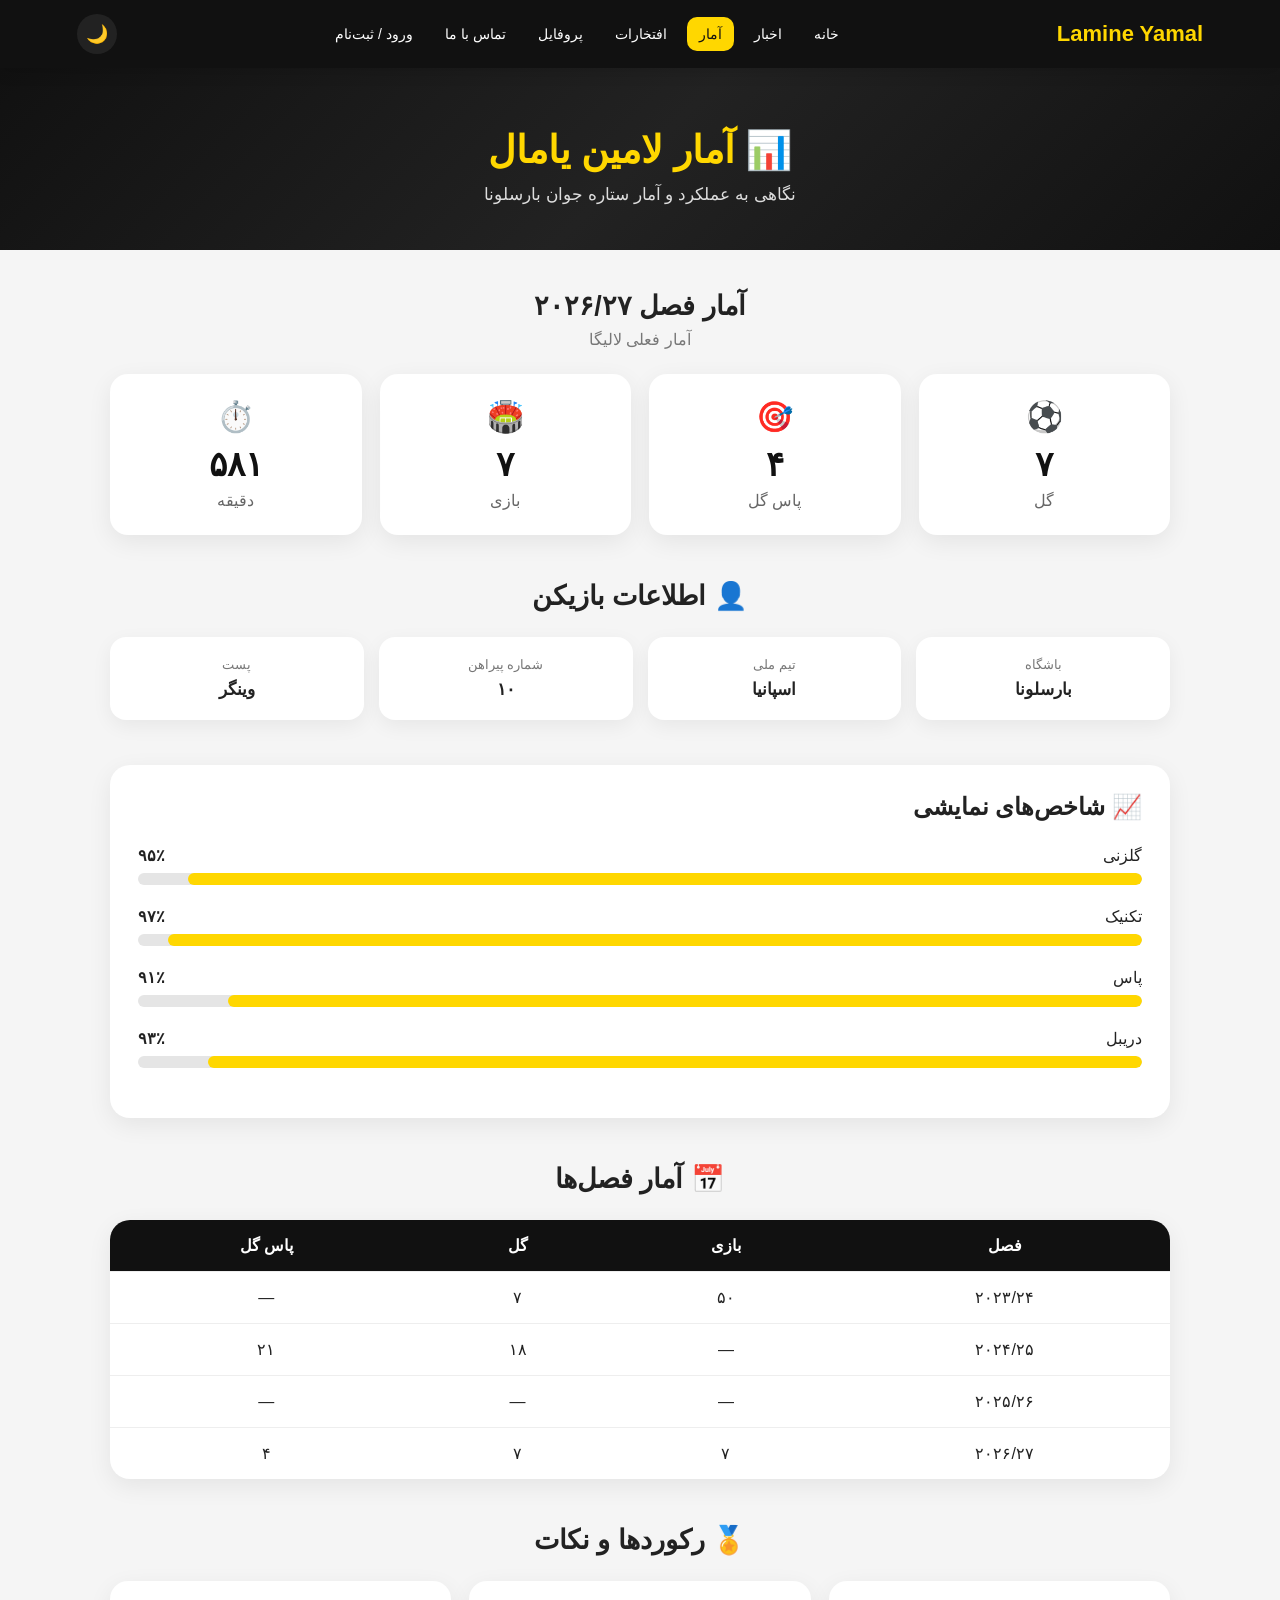
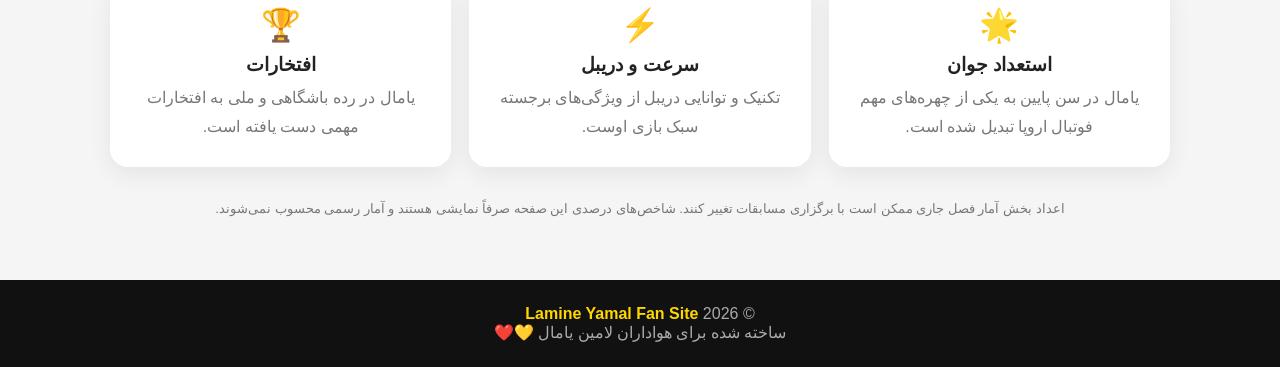
<file: stats.html>
<!DOCTYPE html>
<html lang="fa" dir="rtl">
<head>
  <meta charset="UTF-8">
  <meta name="viewport" content="width=device-width, initial-scale=1.0">

  <title>آمار لامین یامال | هواداران یامال</title>
  <meta name="description" content="آمار و اطلاعات عملکرد لامین یامال">

  <style>
    * {
      box-sizing: border-box;
      margin: 0;
      padding: 0;
    }

    body {
      font-family: Tahoma, Arial, sans-serif;
      background: #f5f5f5;
      color: #222;
      transition: 0.3s;
    }

    header {
      position: sticky;
      top: 0;
      z-index: 1000;
      background: #111;
      color: white;
      padding: 14px 6%;
      display: flex;
      align-items: center;
      justify-content: space-between;
      gap: 20px;
      box-shadow: 0 3px 15px rgba(0,0,0,.15);
    }

    .logo {
      color: #ffd700;
      font-size: 22px;
      font-weight: bold;
      white-space: nowrap;
    }

    nav {
      display: flex;
      gap: 8px;
      align-items: center;
    }

    nav a {
      color: white;
      text-decoration: none;
      padding: 9px 12px;
      border-radius: 10px;
      font-size: 14px;
      transition: .3s;
    }

    nav a:hover,
    nav a.active {
      background: #ffd700;
      color: #111;
    }

    .header-buttons {
      display: flex;
      gap: 8px;
    }

    .dark-btn,
    .menu-btn {
      border: none;
      background: #222;
      color: white;
      width: 40px;
      height: 40px;
      border-radius: 50%;
      cursor: pointer;
      font-size: 18px;
    }

    .menu-btn {
      display: none;
    }

    .hero {
      text-align: center;
      padding: 60px 20px 45px;
      background: linear-gradient(135deg, #111, #222, #111);
      color: white;
    }

    .hero h1 {
      color: #ffd700;
      font-size: 38px;
      margin-bottom: 12px;
    }

    .hero p {
      color: #ddd;
      font-size: 17px;
    }

    main {
      max-width: 1100px;
      margin: auto;
      padding: 40px 20px 60px;
    }

    .section-title {
      text-align: center;
      margin-bottom: 25px;
    }

    .section-title h2 {
      font-size: 27px;
      margin-bottom: 8px;
    }

    .section-title p {
      color: #777;
    }

    .stats-grid {
      display: grid;
      grid-template-columns: repeat(4, 1fr);
      gap: 18px;
      margin-bottom: 45px;
    }

    .stat-card {
      background: white;
      border-radius: 18px;
      padding: 25px 15px;
      text-align: center;
      box-shadow: 0 7px 25px rgba(0,0,0,.07);
      transition: .3s;
    }

    .stat-card:hover {
      transform: translateY(-5px);
    }

    .stat-icon {
      font-size: 30px;
      margin-bottom: 10px;
    }

    .stat-number {
      font-size: 34px;
      font-weight: bold;
      color: #111;
      margin-bottom: 7px;
    }

    .stat-name {
      color: #666;
    }

    .info-grid {
      display: grid;
      grid-template-columns: repeat(4, 1fr);
      gap: 15px;
      margin-bottom: 45px;
    }

    .info-card {
      background: white;
      padding: 20px;
      border-radius: 16px;
      text-align: center;
      box-shadow: 0 6px 20px rgba(0,0,0,.06);
    }

    .info-card span {
      display: block;
      color: #777;
      font-size: 13px;
      margin-bottom: 7px;
    }

    .info-card strong {
      font-size: 17px;
    }

    .performance {
      background: white;
      border-radius: 20px;
      padding: 28px;
      box-shadow: 0 7px 25px rgba(0,0,0,.07);
      margin-bottom: 45px;
    }

    .performance h2 {
      margin-bottom: 25px;
    }

    .bar-row {
      margin-bottom: 22px;
    }

    .bar-top {
      display: flex;
      justify-content: space-between;
      margin-bottom: 8px;
    }

    .bar-bg {
      height: 12px;
      background: #e5e5e5;
      border-radius: 20px;
      overflow: hidden;
    }

    .bar {
      height: 100%;
      background: #ffd700;
      border-radius: 20px;
    }

    .season-table {
      overflow-x: auto;
      background: white;
      border-radius: 20px;
      box-shadow: 0 7px 25px rgba(0,0,0,.07);
      margin-bottom: 45px;
    }

    table {
      width: 100%;
      border-collapse: collapse;
      min-width: 650px;
    }

    th,
    td {
      padding: 16px;
      text-align: center;
      border-bottom: 1px solid #eee;
    }

    th {
      background: #111;
      color: white;
    }

    tr:last-child td {
      border-bottom: none;
    }

    .record-grid {
      display: grid;
      grid-template-columns: repeat(3, 1fr);
      gap: 18px;
    }

    .record-card {
      background: white;
      padding: 25px;
      border-radius: 18px;
      text-align: center;
      box-shadow: 0 7px 25px rgba(0,0,0,.07);
    }

    .record-card .emoji {
      font-size: 32px;
      margin-bottom: 10px;
    }

    .record-card h3 {
      margin-bottom: 8px;
    }

    .record-card p {
      color: #777;
      line-height: 1.8;
    }

    .note {
      text-align: center;
      color: #777;
      margin-top: 30px;
      line-height: 1.8;
      font-size: 13px;
    }

    footer {
      background: #111;
      color: #aaa;
      text-align: center;
      padding: 25px 15px;
    }

    footer strong {
      color: #ffd700;
    }

    /* DARK MODE */

    body.dark {
      background: #0d0d0d;
      color: #eee;
    }

    body.dark .stat-card,
    body.dark .info-card,
    body.dark .performance,
    body.dark .season-table,
    body.dark .record-card {
      background: #181818;
      color: #eee;
    }

    body.dark .stat-number {
      color: #ffd700;
    }

    body.dark .stat-name,
    body.dark .section-title p,
    body.dark .info-card span,
    body.dark .record-card p,
    body.dark .note {
      color: #aaa;
    }

    body.dark .bar-bg {
      background: #333;
    }

    body.dark td {
      border-color: #333;
    }

    /* MOBILE */

    @media (max-width: 850px) {

      header {
        padding: 12px 18px;
      }

      .menu-btn {
        display: block;
      }

      nav {
        display: none;
        position: absolute;
        top: 68px;
        right: 15px;
        left: 15px;
        background: #111;
        padding: 12px;
        border-radius: 15px;
        flex-direction: column;
      }

      nav.show {
        display: flex;
      }

      nav a {
        width: 100%;
        text-align: center;
      }

      .stats-grid {
        grid-template-columns: repeat(2, 1fr);
      }

      .info-grid {
        grid-template-columns: repeat(2, 1fr);
      }

      .record-grid {
        grid-template-columns: 1fr;
      }

      .hero h1 {
        font-size: 30px;
      }
    }

    @media (max-width: 500px) {

      .stats-grid {
        grid-template-columns: 1fr 1fr;
        gap: 10px;
      }

      .stat-card {
        padding: 20px 10px;
      }

      .stat-number {
        font-size: 28px;
      }

      .info-grid {
        grid-template-columns: 1fr 1fr;
      }

      .performance {
        padding: 20px;
      }
    }
  </style>
</head>

<body>

<header>

  <div class="logo">Lamine Yamal</div>

  <nav id="nav">
    <a href="index.html">خانه</a>
    <a href="news.html">اخبار</a>
    <a href="stats.html" class="active">آمار</a>
    <a href="honors.html">افتخارات</a>
    <a href="profile.html">پروفایل</a>
    <a href="contact.html">تماس با ما</a>
    <a href="login.html">ورود / ثبت‌نام</a>
  </nav>

  <div class="header-buttons">
    <button class="dark-btn" id="darkBtn" onclick="toggleDark()">🌙</button>
    <button class="menu-btn" onclick="toggleMenu()">☰</button>
  </div>

</header>

<section class="hero">
  <h1>📊 آمار لامین یامال</h1>
  <p>نگاهی به عملکرد و آمار ستاره جوان بارسلونا</p>
</section>

<main>

  <div class="section-title">
    <h2>آمار فصل ۲۰۲۶/۲۷</h2>
    <p>آمار فعلی لالیگا</p>
  </div>

  <section class="stats-grid">

    <div class="stat-card">
      <div class="stat-icon">⚽</div>
      <div class="stat-number">۷</div>
      <div class="stat-name">گل</div>
    </div>

    <div class="stat-card">
      <div class="stat-icon">🎯</div>
      <div class="stat-number">۴</div>
      <div class="stat-name">پاس گل</div>
    </div>

    <div class="stat-card">
      <div class="stat-icon">🏟️</div>
      <div class="stat-number">۷</div>
      <div class="stat-name">بازی</div>
    </div>

    <div class="stat-card">
      <div class="stat-icon">⏱️</div>
      <div class="stat-number">۵۸۱</div>
      <div class="stat-name">دقیقه</div>
    </div>

  </section>

  <div class="section-title">
    <h2>👤 اطلاعات بازیکن</h2>
  </div>

  <section class="info-grid">

    <div class="info-card">
      <span>باشگاه</span>
      <strong>بارسلونا</strong>
    </div>

    <div class="info-card">
      <span>تیم ملی</span>
      <strong>اسپانیا</strong>
    </div>

    <div class="info-card">
      <span>شماره پیراهن</span>
      <strong>۱۰</strong>
    </div>

    <div class="info-card">
      <span>پست</span>
      <strong>وینگر</strong>
    </div>

  </section>

  <section class="performance">

    <h2>📈 شاخص‌های نمایشی</h2>

    <div class="bar-row">
      <div class="bar-top">
        <span>گلزنی</span>
        <strong>۹۵٪</strong>
      </div>

      <div class="bar-bg">
        <div class="bar" style="width:95%"></div>
      </div>
    </div>

    <div class="bar-row">
      <div class="bar-top">
        <span>تکنیک</span>
        <strong>۹۷٪</strong>
      </div>

      <div class="bar-bg">
        <div class="bar" style="width:97%"></div>
      </div>
    </div>

    <div class="bar-row">
      <div class="bar-top">
        <span>پاس</span>
        <strong>۹۱٪</strong>
      </div>

      <div class="bar-bg">
        <div class="bar" style="width:91%"></div>
      </div>
    </div>

    <div class="bar-row">
      <div class="bar-top">
        <span>دریبل</span>
        <strong>۹۳٪</strong>
      </div>

      <div class="bar-bg">
        <div class="bar" style="width:93%"></div>
      </div>
    </div>

  </section>

  <div class="section-title">
    <h2>📅 آمار فصل‌ها</h2>
  </div>

  <section class="season-table">

    <table>

      <thead>
        <tr>
          <th>فصل</th>
          <th>بازی</th>
          <th>گل</th>
          <th>پاس گل</th>
        </tr>
      </thead>

      <tbody>

        <tr>
          <td>۲۰۲۳/۲۴</td>
          <td>۵۰</td>
          <td>۷</td>
          <td>—</td>
        </tr>

        <tr>
          <td>۲۰۲۴/۲۵</td>
          <td>—</td>
          <td>۱۸</td>
          <td>۲۱</td>
        </tr>

        <tr>
          <td>۲۰۲۵/۲۶</td>
          <td>—</td>
          <td>—</td>
          <td>—</td>
        </tr>

        <tr>
          <td>۲۰۲۶/۲۷</td>
          <td>۷</td>
          <td>۷</td>
          <td>۴</td>
        </tr>

      </tbody>

    </table>

  </section>

  <div class="section-title">
    <h2>🏅 رکوردها و نکات</h2>
  </div>

  <section class="record-grid">

    <div class="record-card">
      <div class="emoji">🌟</div>
      <h3>استعداد جوان</h3>
      <p>
        یامال در سن پایین به یکی از چهره‌های مهم فوتبال اروپا تبدیل شده است.
      </p>
    </div>

    <div class="record-card">
      <div class="emoji">⚡</div>
      <h3>سرعت و دریبل</h3>
      <p>
        تکنیک و توانایی دریبل از ویژگی‌های برجسته سبک بازی اوست.
      </p>
    </div>

    <div class="record-card">
      <div class="emoji">🏆</div>
      <h3>افتخارات</h3>
      <p>
        یامال در رده باشگاهی و ملی به افتخارات مهمی دست یافته است.
      </p>
    </div>

  </section>

  <p class="note">
    اعداد بخش آمار فصل جاری ممکن است با برگزاری مسابقات تغییر کنند.
    شاخص‌های درصدی این صفحه صرفاً نمایشی هستند و آمار رسمی محسوب نمی‌شوند.
  </p>

</main>

<footer>

  <p>
    © 2026 <strong>Lamine Yamal Fan Site</strong>
  </p>

  <p>
    ساخته شده برای هواداران لامین یامال 💛❤️
  </p>

</footer>

<script>

function toggleDark() {

  document.body.classList.toggle("dark");

  const dark =
    document.body.classList.contains("dark");

  localStorage.setItem(
    "yamalDarkMode",
    dark
  );

  document.getElementById("darkBtn").textContent =
    dark ? "☀️" : "🌙";
}

function loadDarkMode() {

  const dark =
    localStorage.getItem("yamalDarkMode") === "true";

  if (dark) {

    document.body.classList.add("dark");

    document.getElementById("darkBtn").textContent =
      "☀️";
  }
}

function toggleMenu() {

  document
    .getElementById("nav")
    .classList.toggle("show");

}

loadDarkMode();

</script>

</body>
</html>
</file>
